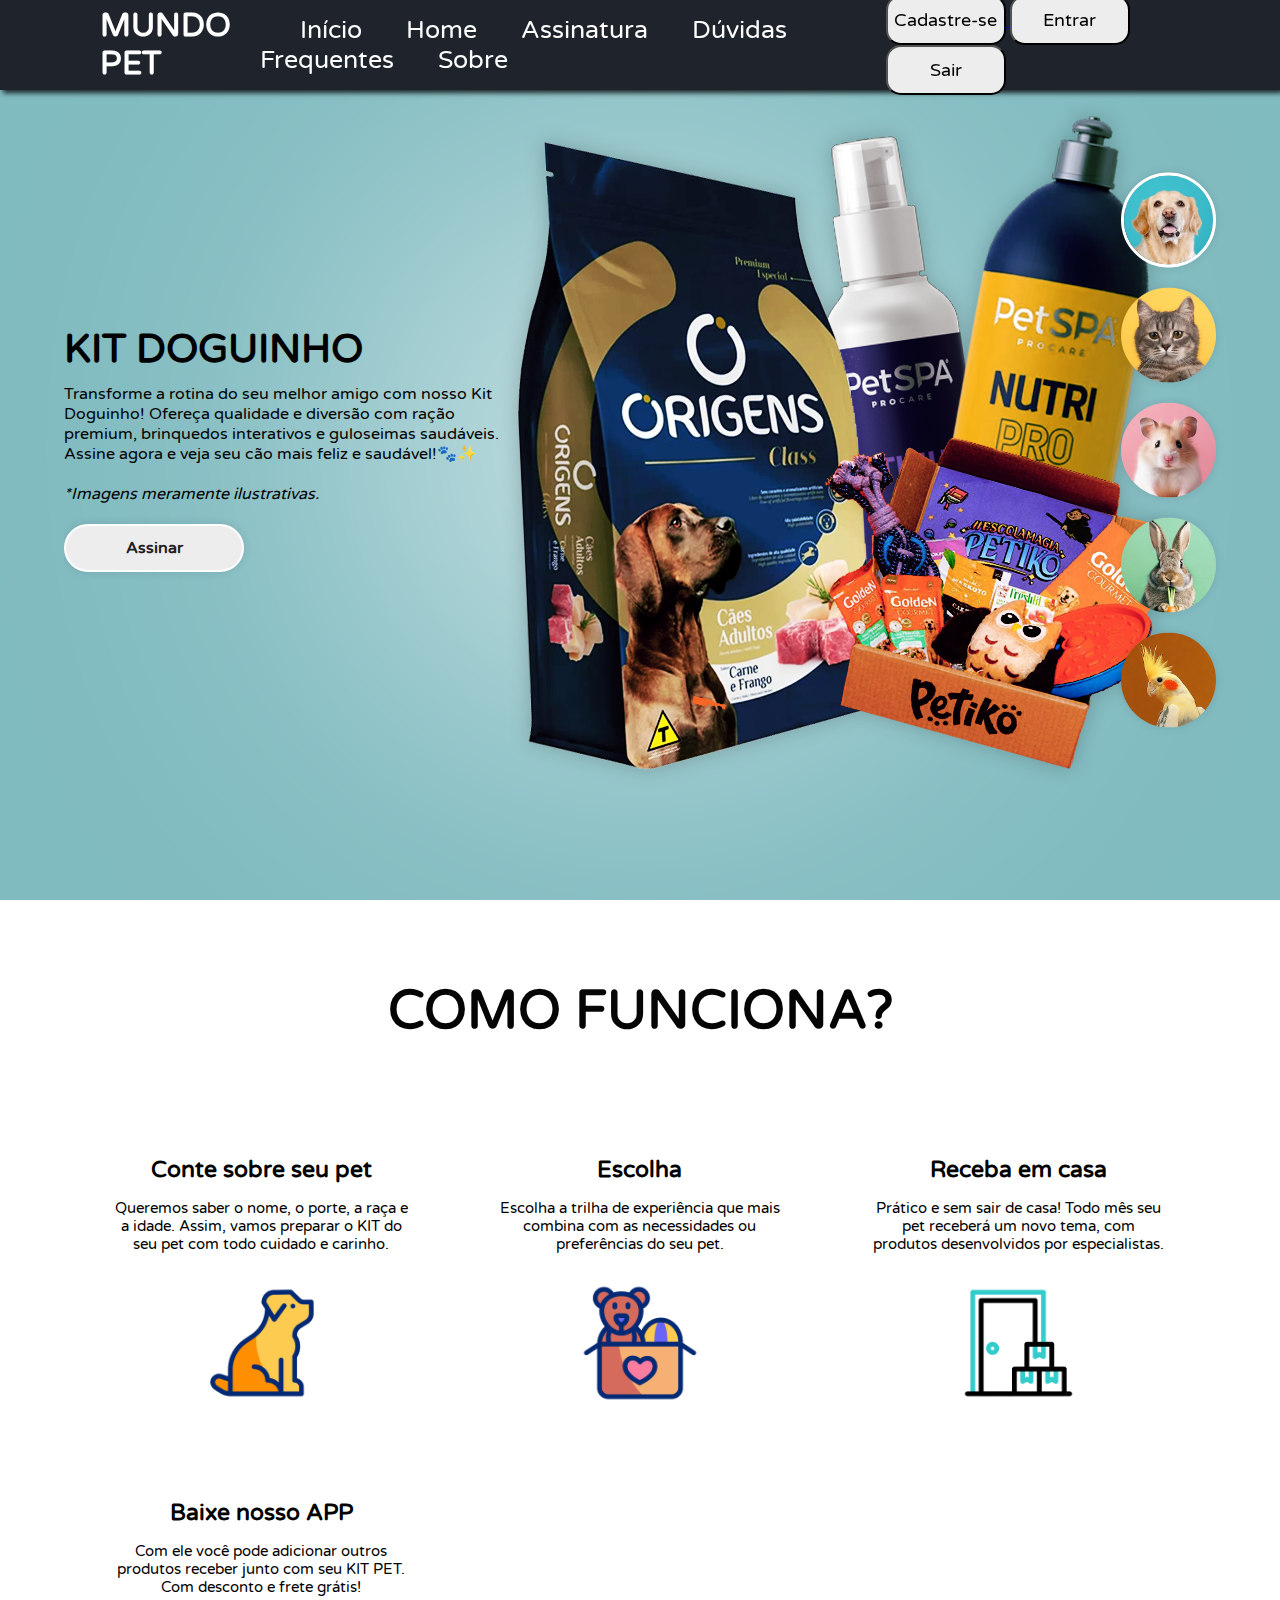
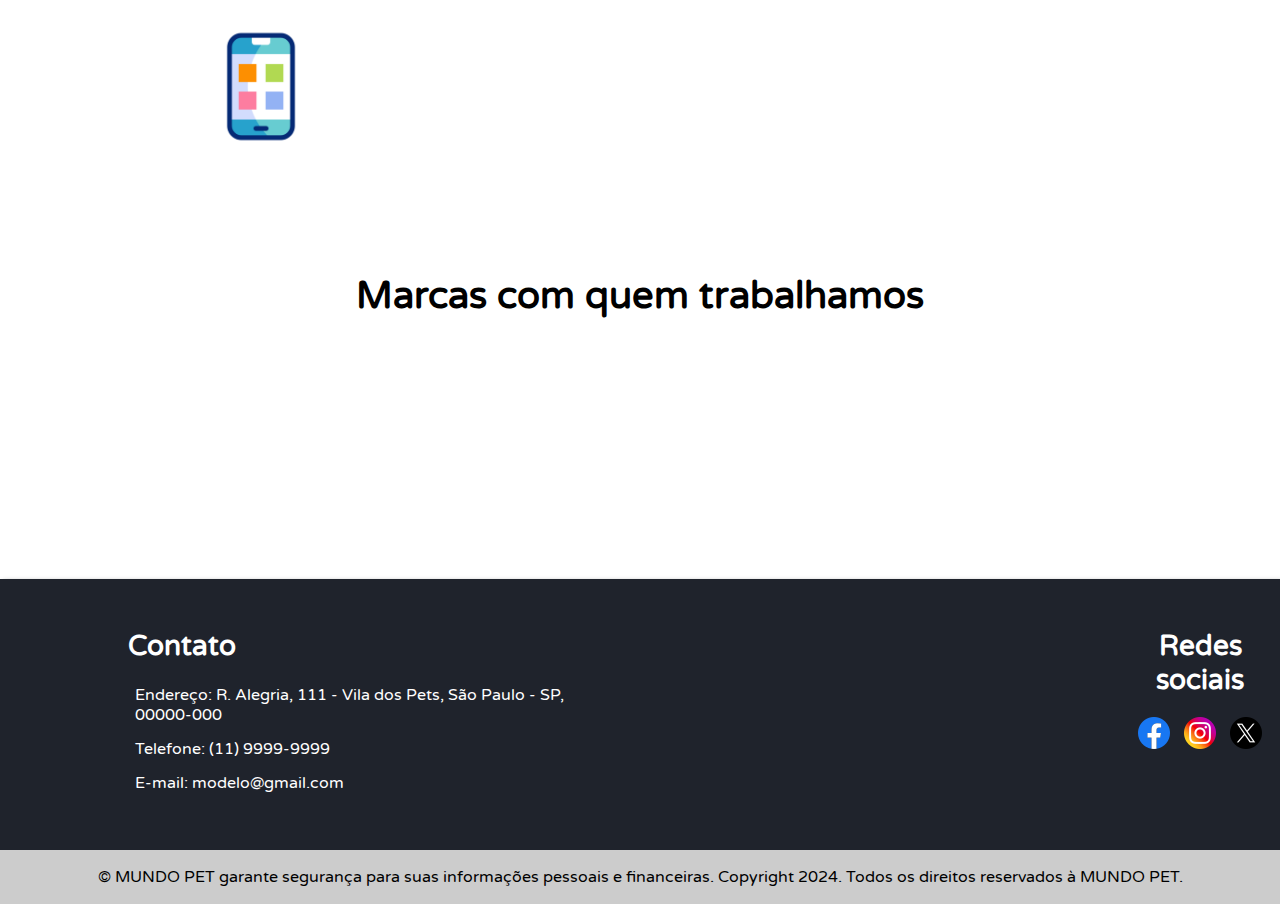
<file: DevWeb PET/index.html>
<!DOCTYPE html>
<html lang="pt-br">
    <head>
        <meta charset="UTF-8">
        <meta name="viewport" content="width=device-width, initial-scale=1.0">
        <link href="https://fonts.googleapis.com/css2?family=Varela+Round&display=swap" rel="stylesheet">
        <link rel="stylesheet" href="https://cdnjs.cloudflare.com/ajax/libs/font-awesome/4.7.0/css/font-awesome.min.css">
        <link rel="stylesheet" href="css/index.css"/>
        <link rel="icon" href="view/img/pawprint.png" type="image/x-icon">
        <title>MUNDO PET</title>
    </head>
    <body>
        <div class="header">
            <a href="#" class="logo">MUNDO PET</a>
            <nav class="navbar">
                <a href="index.html">Início</a>
                <a href="view/home.html">Home</a>
                <a href="view/assinatura.html">Assinatura</a>
                <a href="#">Dúvidas Frequentes</a>
                <a href="#">Sobre</a>
            </nav>
            <div class="botao">
                <a href="view/cadastro.html">
                    <button class="cadastrar">Cadastre-se</button>
                </a>
                <a href="view/login.html">
                    <button class="entrar">Entrar</button>
                </a>
                <a href="index.html">
                    <button class="entrar" onclick="logout()">Sair</button>
                </a>
            </div>
        </div>

        <div class="carrossel">
            <div class="descricao ativo">
                <div class="fundoicon"></div>
                <div class="info-box-descricao">
                    <div class="info-slider">
                        <div class="info-item" style="--i:0;">
                            <h2>KIT DOGUINHO</h2>
                            <p>
                                Transforme a rotina do seu melhor amigo com nosso Kit Doguinho! Ofereça qualidade e diversão com ração premium, 
                                brinquedos interativos e guloseimas saudáveis. Assine agora e veja seu cão mais feliz e saudável!🐾✨<br> <br><i>*Imagens meramente ilustrativas.</i></p>
                            <a href="#" class="link">Assinar</a>
                        </div>
                    </div>
                </div>
                <div class="img-box">
                    <div class="img-slider">
                        <div class="img-descricao" style="--i:0;">
                            <img src="view/img/teste1.png"></img>
                        </div>
                    </div>
                </div>
            </div>
                <div class="descricao">
                    <div class="fundoicon"></div>
                    <div class="info-box-descricao">
                        <div class="info-slider">
                            <div class="info-item" style="--i:1;">
                                <h2>KIT GATINHO</h2>
                                <p>Transforme a rotina do seu melhor amigo com nosso Kit Gatinho! Ofereça qualidade e diversão com ração premium, 
                                    brinquedos interativos e guloseimas saudáveis. Assine agora e veja seu gato mais feliz e saudável!🐱✨<br> <br><i>*Imagens meramente ilustrativas.</i></p>
                                    <a href="#" class="link">Assinar</a>
                            </div>
                        </div>
                    </div>
                    <div class="img-box">
                        <div class="img-slider">
                            <div class="img-descricao" style="--i:1;">
                                <img src="view/img/img2.png"></img>
                            </div>
                        </div>
                    </div>
                </div>
                <div class="descricao">
                    <div class="fundoicon"> </div>
                    <div class="info-box-descricao">
                        <div class="info-slider">
                            <div class="info-item" style="--i:2;">
                                <h2>KIT RATINHO</h2>
                                <p>Transforme a rotina do seu melhor amigo com nosso Kit Ratinho! Ofereça qualidade e diversão com ração premium, 
                                    brinquedos interativos e guloseimas saudáveis. Assine agora e veja seu hamster mais feliz e saudável!🐭✨<br> <br><i>*Imagens meramente ilustrativas.</i></p>
                                    <a href="#" class="link">Assinar</a>
                            </div>
                        </div>
                    </div>
                    <div class="img-box">
                        <div class="img-slider">
                            <div class="img-descricao" style="--i:2;">
                                <img src="view/img/img3.png"></img>
                            </div>
                        </div>
                    </div>
                </div>
                <div class="descricao">
                    <div class="fundoicon"></div>
                    <div class="info-box-descricao">
                        <div class="info-slider">
                            <div class="info-item" style="--i:3;">
                                <h2>KIT COELHINHO</h2>
                                <p>Transforme a rotina do seu melhor amigo com nosso Kit Coelhinho! Ofereça qualidade e diversão com ração premium, 
                                    brinquedos interativos e guloseimas saudáveis. Assine agora e veja seu coelho mais feliz e saudável!🐰✨<br> <br><i>*Imagens meramente ilustrativas.</i></p>
                                    <a href="#" class="link">Assinar</a>
                            </div>
                        </div>
                    </div>
                    <div class="img-box">
                        <div class="img-slider">
                            <div class="img-descricao" style="--i:3;">
                                <img src="view/img/img4.png"></img>
                            </div>
                        </div>
                    </div>
                </div>
                <div class="descricao">
                    <div class="fundoicon"></div>
                    <div class="info-box-descricao">
                        <div class="info-slider">
                            <div class="info-item" style="--i:4;">
                                <h2>KIT PASSARINHO</h2>
                                <p>Transforme a rotina do seu melhor amigo com nosso Kit Passarinho! Ofereça qualidade e diversão com ração premium, 
                                    brinquedos interativos e guloseimas saudáveis. Assine agora e veja seu pássaro mais feliz e saudável!🐦✨<br> <br><i>*Imagens meramente ilustrativas.</i></p>
                                    <a href="#" class="link">Assinar</a>
                            </div>
                        </div>
                    </div>
                    <div class="img-box">
                        <div class="img-slider">
                            <div class="img-descricao" style="--i:4;">
                                <img src="view/img/img5.png"></img>
                            </div>
                        </div>
                    </div>
                </div>
                <ul class="minifoto">
                    <li class="selecionado"><img src="view/img/thumb1.png"></li>
                    <li><img src="view/img/thumb2.png"></li>
                    <li><img src="view/img/thumb3.png"></li>
                    <li><img src="view/img/thumb4.png"></li>
                    <li><img src="view/img/thumb5.png"></li>
                </ul>
        </div>
        <script src="script/index.js"></script>
        <script src="script/logout.js"></script>

        <div class="titulo1">
            <div class = "gridtitulo"> 
                <h2>COMO FUNCIONA?</h2>
            </div>
            <div class="instrucao">
                <div class="slot">
                    <h2>Conte sobre seu pet</h2>
                    <p>Queremos saber o nome, o porte, a raça e a idade. 
                        Assim, vamos preparar o KIT do seu pet com todo cuidado e carinho.
                    </p>
                    <img src="view/img/golden.gif" alt="img1"/>
                </div>
                <div class="slot">
                    <h2>Escolha</h2>
                    <p>Escolha a trilha de experiência que mais combina com as necessidades ou preferências do seu pet.
                    </p>
                    <img src="view/img/toy.gif" alt="img1"/>
                </div>
                <div class="slot">
                    <h2>Receba em casa</h2>
                    <p>Prático e sem sair de casa! Todo mês seu pet receberá 
                        um novo tema, com produtos desenvolvidos por especialistas.
                    </p>
                    <img src="view/img/door.gif" alt="img1"/>
                </div>
                <div class="slot">
                    <h2>Baixe nosso APP</h2>
                    <p>Com ele você pode adicionar outros produtos receber junto com seu KIT PET. Com desconto e frete grátis!
                    </p> 
                    <img src="view/img/apps.gif" alt="img1"/>
                </div>
            </div>
        </div>

        <div class="titulo">
                <div class = "marcatitulo">
                    <h2>Marcas com quem trabalhamos</h2>
                </div>
                <div class="marcas">
                    <div class="parceria item1">
                        <img src="view/img/granplus.jpg">
                    </div>
                    <div class="parceria item2">
                        <img src="view/img/nutropica.png">
                    </div>
                    <div class="parceria item3">
                        <img src="view/img/origens.png">
                    </div>
                    <div class="parceria item4">
                        <img src="view/img/day.jpg">
                    </div>
                    <div class="parceria item5">
                        <img src="view/img/dogchow.png">
                    </div>
                    <div class="parceria item6">
                        <img src="view/img/catchow.jpg">
                    </div>
                    <div class="parceria item7">
                        <img src="view/img/pet.jpg">
                    </div>
                    <div class="parceria item8">
                        <img src="view/img/petsq.jpg">
                    </div>
                </div>
            </div>
        </div>

        <footer>
            <div class="final-pag">
                <div class="esquerda">
                    <div class = "footer-pag">
                        <h3>Contato</h3>
                        <p>Endereço:  R. Alegria, 111 - Vila dos Pets, São Paulo - SP, 00000-000</p>
                        <p>Telefone: (11) 9999-9999</p>
                        <p>E-mail: modelo@gmail.com</p>
                    </div>
                </div>
                <div class="direita">
                    <div class = "footer-pag">
                        <h3>Redes sociais</h3>
                        <ul class="social-icons">
                            <li><a href="#"><img src="view/img/facebook.png"></a></li>
                            <li><a href="#"><img src="view/img/instagram.png"></a></li>
                            <li><a href="#"><img src="view/img/twitter.png"></a></li>
                        </ul>
                    </div>
                </div>
            </div>
            <div class="bottom-bar">
                <p>&copy; MUNDO PET garante segurança para suas informações pessoais e financeiras.

                    Copyright 2024. Todos os direitos reservados à MUNDO PET.</p>
            </div>
        </footer>
    </body>
</html>
</file>
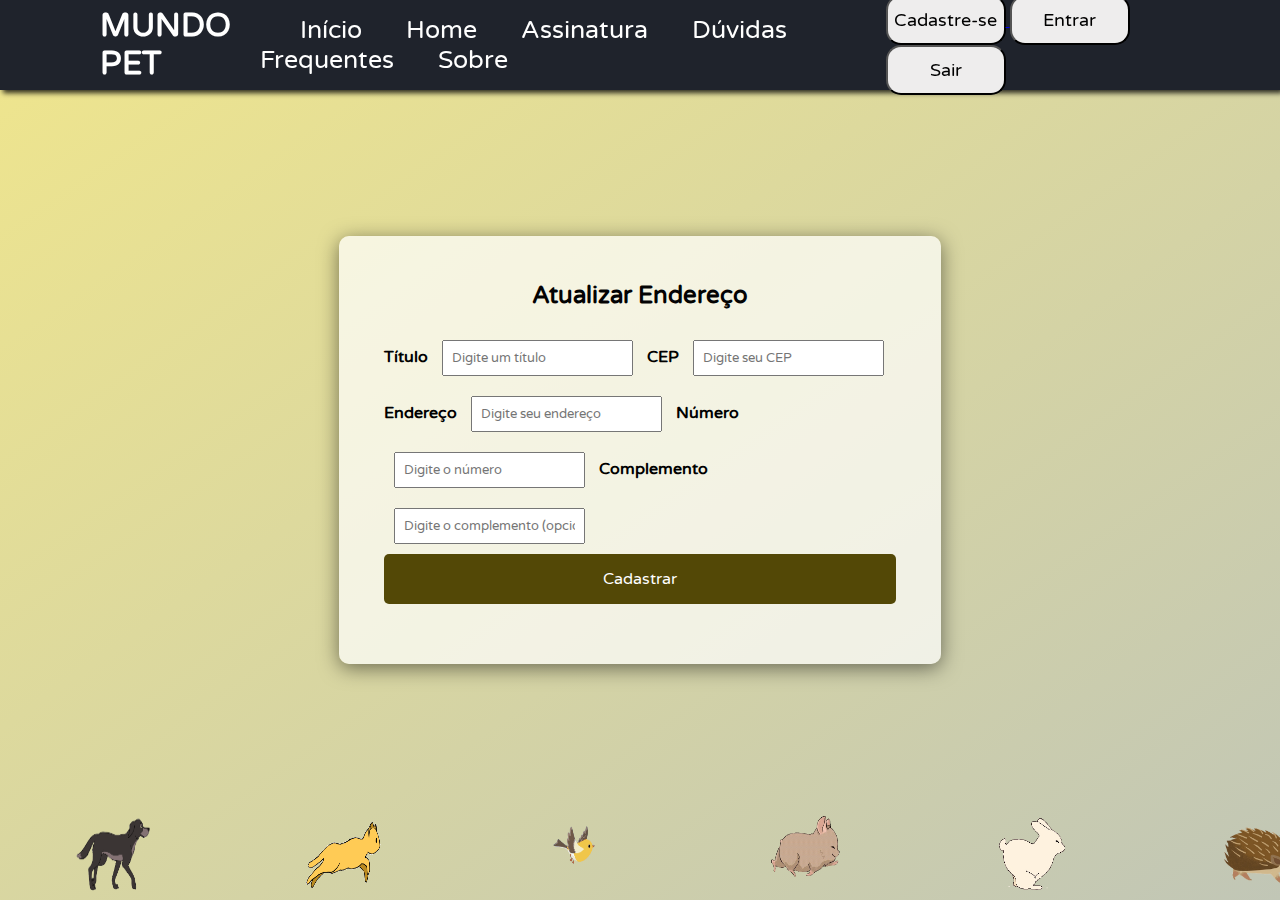
<file: DevWeb PET/view/atualizarendereco.html>
<html lang="pt-br">
<head>
    <meta charset="UTF-8">
    <meta name="viewport" content="width=device-width, initial-scale=1.0">
    <title>Cadastrar Endereço</title>
    <link rel="icon" href="img/pawprint.png" type="image/x-icon">
    <link rel="stylesheet" type="text/css" href="../css/endereco.css" media="screen" />
    <link rel="stylesheet" type="text/css" href="../css/index.css" media="screen" />
    <link href="https://fonts.googleapis.com/css2?family=Varela+Round&display=swap" rel="stylesheet">
    <link rel="stylesheet" href="https://cdnjs.cloudflare.com/ajax/libs/font-awesome/4.7.0/css/font-awesome.min.css">
    <script src="../script/atualizarendereco.js"></script>
    <script src="../script/logout.js"></script>
</head>
<body>
    <div class="header">
        <a href="#" class="logo">MUNDO PET</a>
        <nav class="navbar">
            <a href="../index.html">Início</a>
            <a href="home.html">Home</a>
            <a href="assinatura.html">Assinatura</a>
            <a href="#">Dúvidas Frequentes</a>
            <a href="#">Sobre</a>
        </nav>
        <div class="botao">
            <a href="cadastro.html">
                <button class="cadastrar">Cadastre-se</button>
            </a>
            <a href="login.html">
                <button class="entrar">Entrar</button>
            </a>
            <a href="../index.html">
                <button class="entrar" onclick="logout()">Sair</button>
            </a>
        </div>
    </div>
    <div class="container">
        <h2>Atualizar Endereço</h2>
        <form>
            <label for="title">Título</label>
            <input type="text" id="title" name="title" placeholder="Digite um título">

            <label for="cep">CEP</label>
            <input type="text" id="cep" name="cep" placeholder="Digite seu CEP">

            <label for="address">Endereço</label>
            <input type="text" id="address" name="address" placeholder="Digite seu endereço">

            <label for="number">Número</label>
            <input type="text" id="number" name="number" placeholder="Digite o número">

            <label for="complement">Complemento</label>
            <input type="text" id="complement" name="complement" placeholder="Digite o complemento (opcional)">
            <div>
                <input type="button" value="Cadastrar" onclick="atualizaEndereco()">
            </div>
            
        </form>
    </div>  
    <div class="walking-animals">
        <div class="animal-container animal-container-1">
            <img src="img/dogwalkinggif.gif" alt="Cachorro" class="animal">
        </div>
        <div class="animal-container animal-container-2">
            <img src="img/catwalkinggif.gif" alt="Gato" class="animal">
        </div>
        <div class="animal-container animal-container-3">
            <img src="img/birdwalkinggif.gif" alt="Pássaro" class="animal">
        </div>
        <div class="animal-container animal-container-4">
            <img src="img/hamsterwalkinggif.gif" alt="Hamster" class="animal">
        </div>
        <div class="animal-container animal-container-5">
            <img src="img/coelhowalkinggif.gif" alt="Coelho" class="animal">
        </div>
        <div class="animal-container animal-container-6">
            <img src="img/hedgehogwalkingigf.gif" alt="Hedgehog" class="animal">
        </div>
    </div>
    
</body>
</html>
</file>
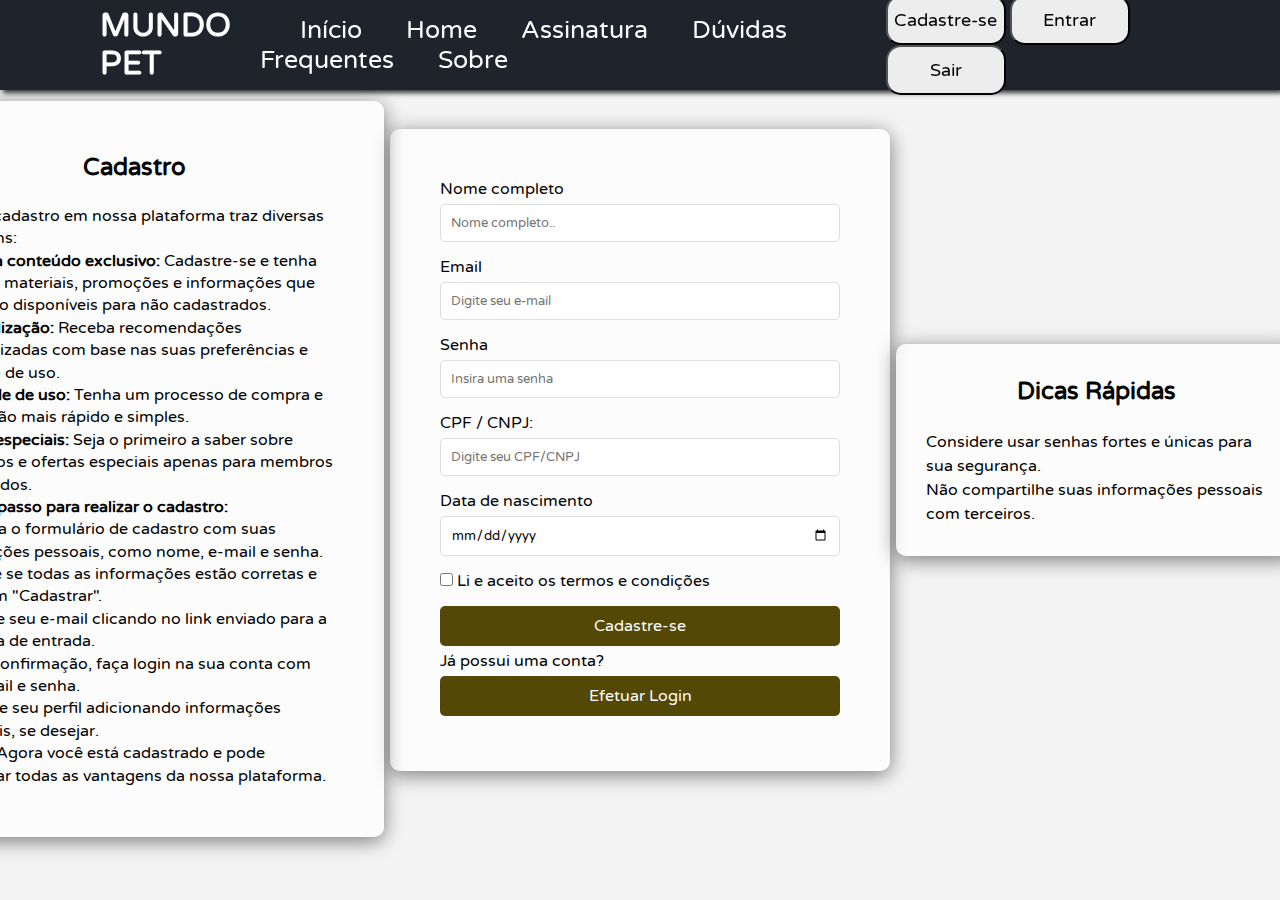
<file: DevWeb PET/view/cadastro.html>
<!DOCTYPE html>
<html lang="pt-br">
    <head>
        <meta charset="UTF-8">
        <meta name="viewport" content="width=device-width, initial-scale=1.0">
        <title>Cadastro</title>
        <link rel="icon" href="img/pawprint.png" type="image/x-icon">   
        <link rel="stylesheet" type="text/css" href="../css/index.css" media="screen" />
        <link rel="stylesheet" type="text/css" href="../css/cadastro.css" media="screen" />
        <script src="../script/cadastro.js"></script>
        <script src="../script/logout.js"></script>
        <link href="https://fonts.googleapis.com/css2?family=Varela+Round&display=swap" rel="stylesheet">
        <link rel="stylesheet" href="https://cdnjs.cloudflare.com/ajax/libs/font-awesome/4.7.0/css/font-awesome.min.css">
    </head>
    <body>     
        <section>
            <div class="background-section">
                <video id="background-video" autoplay loop muted>
                    <source id="video-source" src="" type="video/mp4">
                </video>
            </div>
        </section>
        <div class="header">
            <a href="#" class="logo">MUNDO PET</a>
            <nav class="navbar">
                <a href="../index.html">Início</a>
                <a href="home.html">Home</a>
                <a href="assinatura.html">Assinatura</a>
                <a href="#">Dúvidas Frequentes</a>
                <a href="#">Sobre</a>
            </nav>
            <div class="botao">
                <a href="cadastro.html">
                    <button class="cadastrar">Cadastre-se</button>
                </a>
                <a href="login.html">
                    <button class="entrar">Entrar</button>
                </a>
                <a href="../index.html">
                    <button class="entrar" onclick="logout()">Sair</button>
                </a>
            </div>
        </div>
        <div class="container">
            <form>
                <label for="name">Nome completo</label>
                <input type="text" id="name" name="name" placeholder="Nome completo..">

                <label for="email">Email</label>
                <input type="email" id="email" name="email" placeholder="Digite seu e-mail">

                <label for="password">Senha</label>
                <input type="password" id="password" name="password" placeholder="Insira uma senha">

                <label for="cpf_cnpj">CPF / CNPJ:</label>
                <input type="text" id="cpf_cnpj" name="cpf_cnpj" placeholder="Digite seu CPF/CNPJ"/>
                
                <label for="birthday">Data de nascimento</label>
                <input type="date" id="birthday" name="birthday" placeholder="Data de nascimento">

                <div>
                    <input type="checkbox" id="terms" name="terms"/>
                    <label for="terms">Li e aceito os termos e condições</label>
                </div>

                <input type="button" value="Cadastre-se" onclick="cadastroUsuario()">
                <div class="forgot-pass">Já possui uma conta?</div>
                <input type="button" value="Efetuar Login" onclick="window.location.href='login.html'">  
            </form>
        </div>
        <div class="text-info">
            <h2>Cadastro</h2>
            <p>Fazer o cadastro em nossa plataforma traz diversas vantagens:</p>
            <ul>
                <li><strong>Acesso a conteúdo exclusivo:</strong> Cadastre-se e tenha acesso a materiais, promoções e informações que não estão disponíveis para não cadastrados.</li>
                <li><strong>Personalização:</strong> Receba recomendações personalizadas com base nas suas preferências e histórico de uso.</li>
                <li><strong>Facilidade de uso:</strong> Tenha um processo de compra e navegação mais rápido e simples.</li>
                <li><strong>Ofertas especiais:</strong> Seja o primeiro a saber sobre descontos e ofertas especiais apenas para membros cadastrados.</li>
            </ul>
            <p><strong>Passo a passo para realizar o cadastro:</strong></p>
            <ol>
                <li>Preencha o formulário de cadastro com suas informações pessoais, como nome, e-mail e senha.</li>
                <li>Verifique se todas as informações estão corretas e clique em "Cadastrar".</li>
                <li>Confirme seu e-mail clicando no link enviado para a sua caixa de entrada.</li>
                <li>Após a confirmação, faça login na sua conta com seu e-mail e senha.</li>
                <li>Complete seu perfil adicionando informações adicionais, se desejar.</li>
            </ol>
            <p>Pronto! Agora você está cadastrado e pode aproveitar todas as vantagens da nossa plataforma.</p>
        </div>
        <div class="text-info2">
            <h2>Dicas Rápidas</h2>
            <p>Considere usar senhas fortes e únicas para sua segurança.</p>
            <p>Não compartilhe suas informações pessoais com terceiros.</p>
        </div>     
    </body>
</html>
</file>
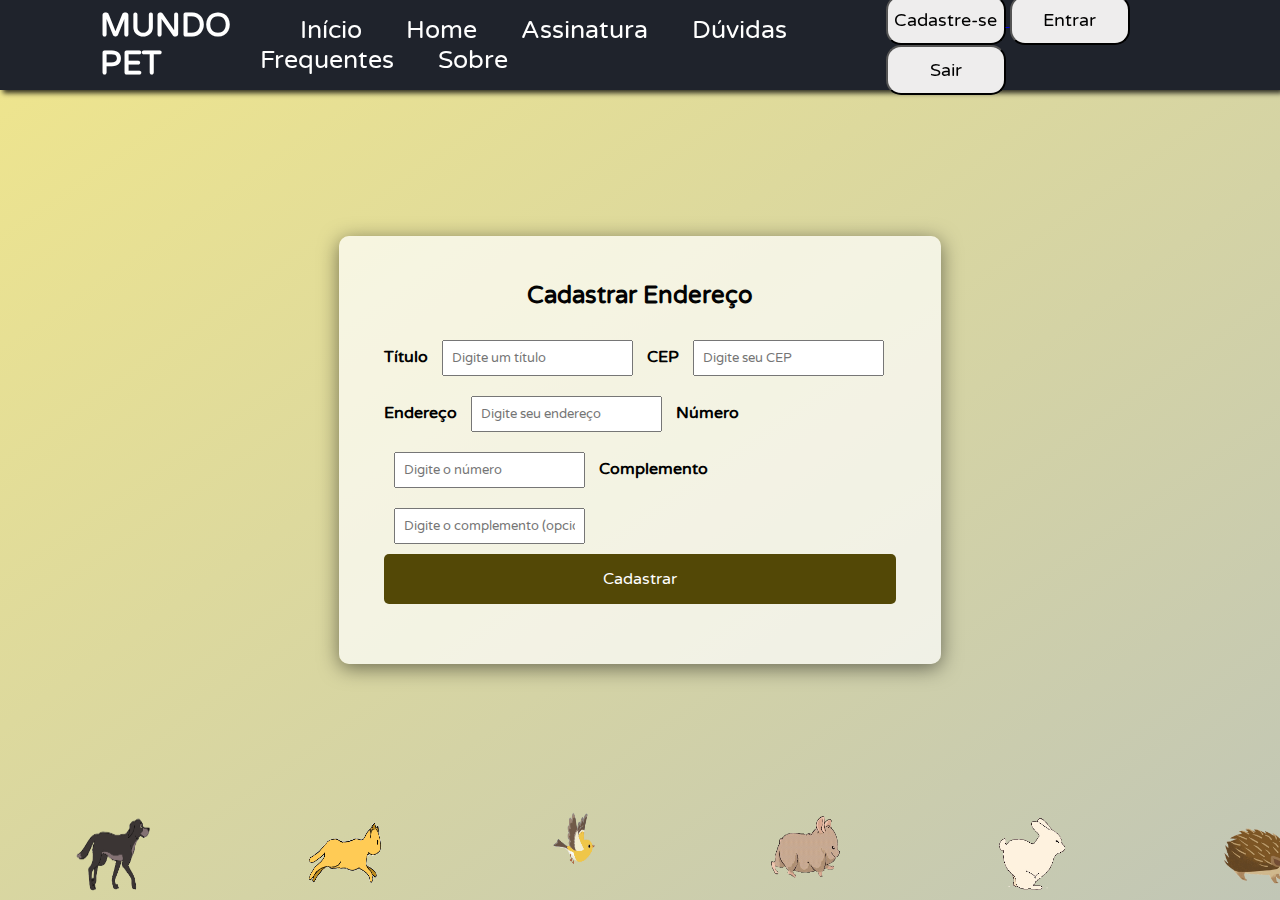
<file: DevWeb PET/view/endereco.html>
<html lang="pt-br">
<head>
    <meta charset="UTF-8">
    <meta name="viewport" content="width=device-width, initial-scale=1.0">
    <title>Cadastrar Endereço</title>
    <link rel="icon" href="img/pawprint.png" type="image/x-icon">
    <link rel="stylesheet" type="text/css" href="../css/endereco.css" media="screen" />
    <link rel="stylesheet" type="text/css" href="../css/index.css" media="screen" />
    <link href="https://fonts.googleapis.com/css2?family=Varela+Round&display=swap" rel="stylesheet">
    <link rel="stylesheet" href="https://cdnjs.cloudflare.com/ajax/libs/font-awesome/4.7.0/css/font-awesome.min.css">
    <script src="../script/endereco.js"></script>
    <script src="../script/logout.js"></script>
</head>
<body>
    <div class="header">
        <a href="#" class="logo">MUNDO PET</a>
        <nav class="navbar">
            <a href="../index.html">Início</a>
            <a href="home.html">Home</a>
            <a href="assinatura.html">Assinatura</a>
            <a href="#">Dúvidas Frequentes</a>
            <a href="#">Sobre</a>
        </nav>
        <div class="botao">
            <a href="cadastro.html">
                <button class="cadastrar">Cadastre-se</button>
            </a>
            <a href="login.html">
                <button class="entrar">Entrar</button>
            </a>
            <a href="../index.html">
                <button class="entrar" onclick="logout()">Sair</button>
            </a>
        </div>
    </div>
    <div class="container">
        <h2>Cadastrar Endereço</h2>
        <form>
            <label for="title">Título</label>
            <input type="text" id="title" name="title" placeholder="Digite um título">

            <label for="cep">CEP</label>
            <input type="text" id="cep" name="cep" placeholder="Digite seu CEP">

            <label for="address">Endereço</label>
            <input type="text" id="address" name="address" placeholder="Digite seu endereço">

            <label for="number">Número</label>
            <input type="text" id="number" name="number" placeholder="Digite o número">

            <label for="complement">Complemento</label>
            <input type="text" id="complement" name="complement" placeholder="Digite o complemento (opcional)">
            <div>
                <input type="button" value="Cadastrar" onclick="cadastroEndereco()">
            </div>
            
        </form>
    </div>  
    <div class="walking-animals">
        <div class="animal-container animal-container-1">
            <img src="img/dogwalkinggif.gif" alt="Cachorro" class="animal">
        </div>
        <div class="animal-container animal-container-2">
            <img src="img/catwalkinggif.gif" alt="Gato" class="animal">
        </div>
        <div class="animal-container animal-container-3">
            <img src="img/birdwalkinggif.gif" alt="Pássaro" class="animal">
        </div>
        <div class="animal-container animal-container-4">
            <img src="img/hamsterwalkinggif.gif" alt="Hamster" class="animal">
        </div>
        <div class="animal-container animal-container-5">
            <img src="img/coelhowalkinggif.gif" alt="Coelho" class="animal">
        </div>
        <div class="animal-container animal-container-6">
            <img src="img/hedgehogwalkingigf.gif" alt="Hedgehog" class="animal">
        </div>
    </div>
    
</body>
</html>
</file>
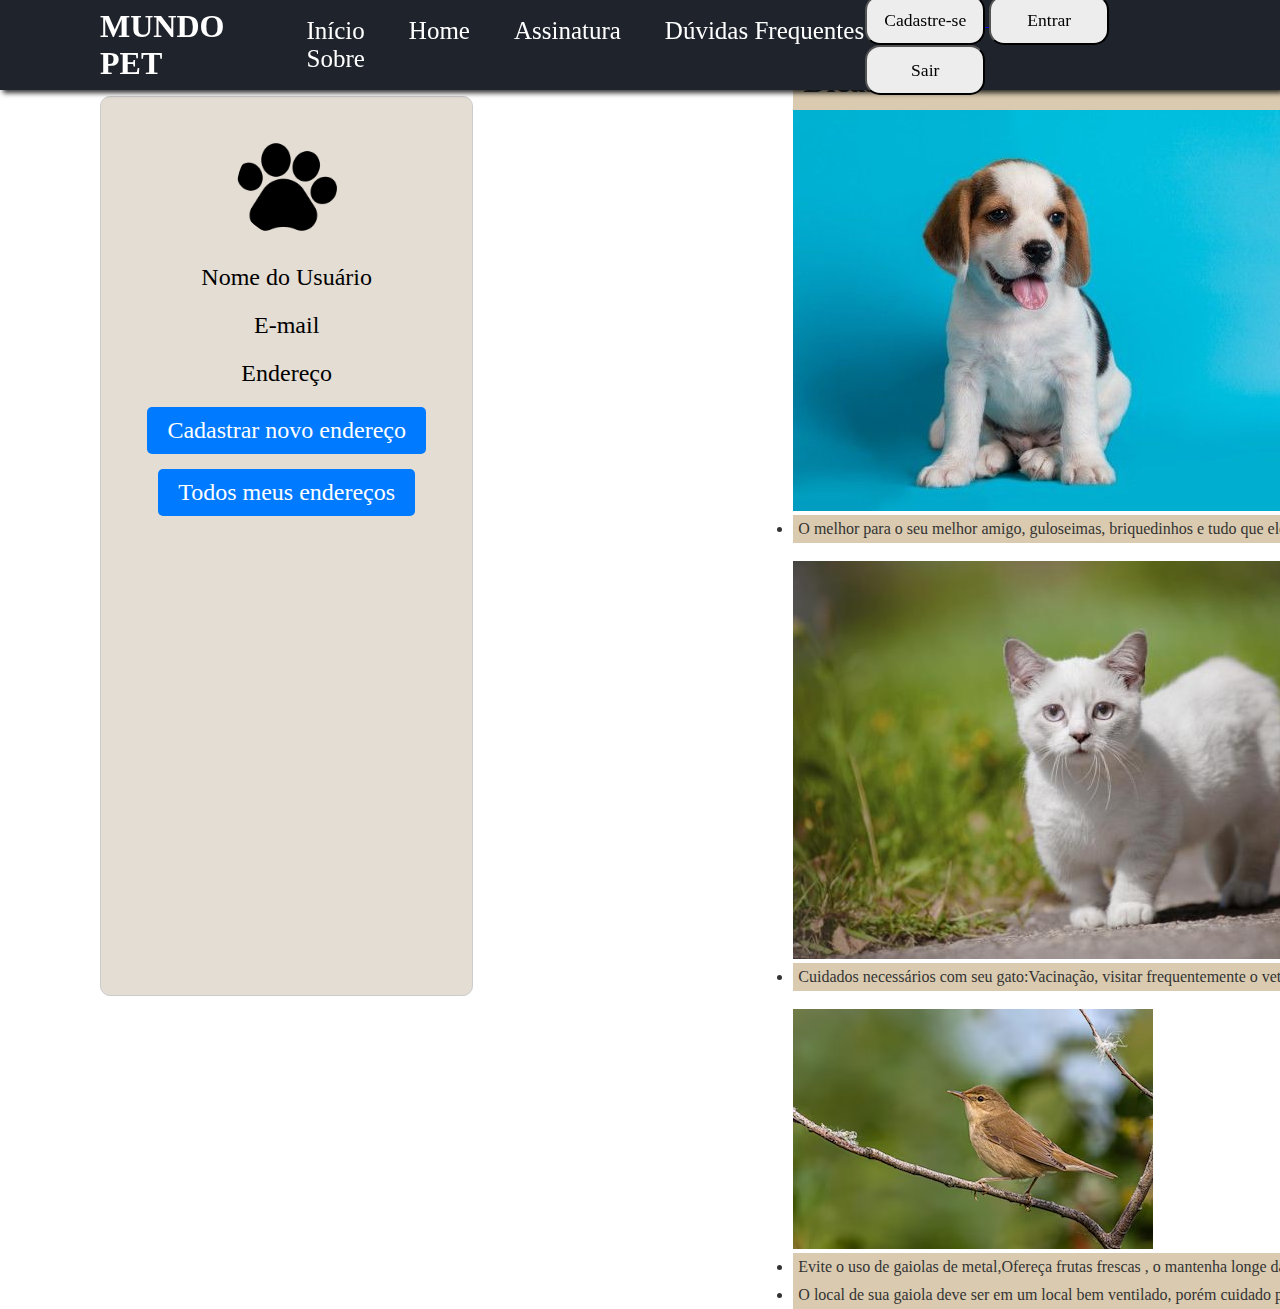
<file: DevWeb PET/view/home.html>
<!DOCTYPE html>
<html lang="pt-br">
<head>
    <meta charset="UTF-8">
    <meta name="viewport" content="width=device-width, initial-scale=1.0">
    <link rel="preconnect" href="https://fonts.googleapis.com"/>
    <link rel="preconnect" href="https://fonts.gstatic.com" crossorigin/>
    <link href="https://fonts.googleapis.com/css2?family=Sora:wght@300;400;500;600&display=swap" rel="stylesheet"/>
    <link rel="stylesheet" href="https://cdnjs.cloudflare.com/ajax/libs/font-awesome/6.0.0-beta3/css/all.min.css" integrity="sha512-Fo3rlrZj/k7ujTnHg4CGR2D7kSs0v4LLanw2qksYuRlEzO+tcaEPQogQ0KaoGN26/zrn20ImR1DfuLWnOo7aBA==" crossorigin="anonymous" referrerpolicy="no-referrer"/>
    <link rel="stylesheet" type="text/css" href="../css/index.css" media="screen" />
    <link rel="stylesheet" href="../css/home.css"/>
    <link href="https://fonts.googleapis.com/css2?family=Roboto:wght@400;500;700&display=swap" rel="stylesheet">
    <script src="../script/home.js"></script>
    <script src="../script/logout.js"></script>
    <title>PETS</title>
    <link rel="icon" href="img/pawprint.png" type="image/x-icon">
</head>
<body>
    <div class="header">
        <a href="#" class="logo">MUNDO PET</a>
        <nav class="navbar">
            <a href="../index.html">Início</a>
            <a href="home.html">Home</a>
            <a href="assinatura.html">Assinatura</a>
            <a href="#">Dúvidas Frequentes</a>
            <a href="#">Sobre</a>
        </nav>
        <div class="botao">
            <a href="cadastro.html">
                <button class="cadastrar">Cadastre-se</button>
            </a>
            <a href="login.html">
                <button class="entrar">Entrar</button>
            </a>
            <a href="../index.html">
                <button class="entrar" onclick="logout()">Sair</button>
            </a>
        </div>
    </div>
    <div class="container">
        <div class="Profile-Card">
            <img src="img/pawprint.png" class="imagem">
            <p id="nameUser">Nome do Usuário</p>
            <p id="nameEmail">E-mail</p>
            <p id="endereçoUser">Endereço</p>
            <input type="button" value="Cadastrar novo endereço" onclick="window.location.href='endereco.html'" class="button"> 
            <input type="button" value="Todos meus endereços" onclick="window.location.href='listaendereco.html'" class="button"> 
        </div>
        <div class="Obras">
            <ul><h1>Dicas:</h1>
                <img src="img/Filhote.jpg" alt="dog"><br>
                 <li>O melhor para o seu melhor amigo, guloseimas, briquedinhos e tudo que eles mais gostam.</li><br>
                 <img src="img/gatinho_home.jpg" alt ='cat'>
                <li>Cuidados necessários com seu gato:Vacinação, visitar frequentemente o veterinário, cuidar da pelagem escovando-a, cuidados para não o alimentar demais</li><br>
                <img src="img/birdhome.avif" alt="bird_home">
                <li>Evite o uso de gaiolas de metal,Ofereça frutas frescas , o mantenha longe da exposição ao sol, com sombra adequada</li>
                <li>O local de sua gaiola deve ser em um local bem ventilado, porém cuidado para não haver correntes diárias de ar sobre ele, pois isso é nocivo a sua saúde</li>
            </ul>
        </div>
    </div>
</body>

</html>
</file>
<file: DevWeb PET/css/index.css>
*,
*::before,
*::after{
    margin: 0;
    padding: 0;
    box-sizing: border-box;
    font-family: Varela Round;
}

body{
    margin-inline: auto;
}

.header{      
    position: fixed;
    top: 0;
    left: 0;
    width: 100%;
    height: 10%;
    padding: 10px 100px;
    background: #1f232c;
    display: flex;
    justify-content: space-between;
    align-items: center;
    z-index: 100;
    box-shadow: 3px 3px 5px rgb(0, 0, 0, 0.8);

}

.logo{      
    font-size: 32px;
    color: #fff;
    text-decoration: none;
    font-weight: 700;
}

.navbar a{      
    position: relative;
    font-size: 25px;
    color: #fff;
    font-weight: 500;
    text-decoration: none;
    margin-left: 40px;
}

.navbar a::before{     
    content: "";
    position: absolute;
    top: 100%;
    left: 0;
    width: 0;
    height: 2px;
    background: #cfe1eb;
    transition: 0.3s;
}



.navbar a:hover::before{    
    width: 100%;

}

.header .botao button{
    width: 120px;
    height: 50px;
    background-color: transparent;
    border-radius: 15px;
}

.header .botao .cadastrar{
    background-color: #eeeded;
    color: #000000;
    font-size: 110%;
    cursor: pointer;
}

.header .botao .cadastrar:hover{
    background-color: #534806;
    color: #ffffff;
    font-size: 110%;
    cursor: pointer;
}

.header .botao .entrar{
    background-color: #eeeded;
    color:#000000;
    font-size: 110%;
    cursor: pointer;
}

.header .botao .entrar:hover{
    background-color: #534806;
    color:#ffffff;
    font-size: 110%;
    cursor: pointer;
}


.carrossel{      
    height: 100vh;
}

.descricao .info-box-descricao{    
    position: absolute;
    left: 5%; 
    top: 50%;
    transform: translateY(-50%); 
    width: 450px;
    height: 280px;
    display: flex;
    align-items: center;
    z-index: 1;
    overflow: hidden;  
}

.descricao.ativo .info-box-descricao{
    z-index: 2;
}

.info-box-descricao .info-slider{    
    height: inherit;
    transition: 0.5s ease;
}

.info-slider .info-item{            
    height: inherit;
    display: flex;
    flex-direction: column;
    justify-content: center;
    color: rgb(0, 0, 0);
    transform: translateY(calc(var(--i) * 100%));
}

.info-item h2{      
    font-size: 40px;
    line-height: 1;     
}

.info-item p{      
    font-size: 16px;
    margin: 15px 0 20px;   
}

.info-item .link{
    display: inline-flex;
    justify-content: center;
    align-items: center;
    width: 180px;
    height: 48px;
    background: #eeeded;
    border: 2px solid #fff;      
    border-radius: 40px; 
    box-shadow: 0 0 10px rgb(0, 0, 0, 0.1); 
    font-size: 16px;
    color: #241e1e;    
    text-decoration: none;
    font-weight: 600;
}

/* IMG */
.descricao .img-box{
    position: absolute;
    left: 35%;
    top: 50%;
    transform: translateY(-50%);
    width: 800px;
    height: 700px;
    display: flex;
    align-items: center;
    overflow: hidden;
}

.img-box .img-slider{
    width: inherit;
    height: inherit;
    transition: 0.5s ease;
}

.img-slider .img-descricao{
    width: inherit;
    height: inherit;
    display: flex;
    justify-content: center;
    align-items: center;
    transform: translateX(calc(var(--i) * 100%));
}

.img-descricao img{
    pointer-events: none;
    filter: drop-shadow(0 0 10px rgba(0, 0, 0, 0.2));
    transform: scale(0);
    transition: 0.5s ease;
}

.descricao.ativo .img-descricao img{
    transform: scale(1);
}

.minifoto{      
    position: absolute;
    right: 5%;
    top: 50%;
    transform: translateY(-50%);
    list-style: none;
}

.minifoto li{
    width: 95px;
    height: 95px;
    border-radius: 50%;
    box-shadow: 0 0 10px rgba(0, 0, 0, 0.1);  
    cursor: pointer; 
    margin: 20px 0; 
    overflow: hidden;  
}

.minifoto li.selecionado{
    border: 3px solid #fff;
}

.minifoto li img{       
    width: 100%;
    height: 100%;
    object-fit: cover;
}

.descricao .fundoicon{
    position: absolute;
    top: 0;
    left: 0;
    width: 100%;
    height: 100%;
    opacity: 0;
    transition: 0.2s;
}

.descricao.ativo .fundoicon{
    opacity: 1;
}

.descricao .fundoicon::before{
    content: '';
    position: absolute;
    left: 50%;
    top: 50%;
    transform: translate(-50%, -50%);
    width: 500px;
    height: 500px;
    background: rgba(255, 255, 255, 0.8);
    border-radius: 50%;
    filter: blur(200px);
}

.descricao:nth-child(1) .fundoicon{
    background: #80bbc0; 
}

.descricao:nth-child(2) .fundoicon{
    background: #fde18e;
}

.descricao:nth-child(3) .fundoicon{
    background: #dfc8dc;
}

.descricao:nth-child(4) .fundoicon{
    background: #97d4a9;
}

.descricao:nth-child(5) .fundoicon{
    background: rgb(197, 155, 92);
}



.titulo1{
    padding: 5rem;
    text-align: center;
    font-size: 15px;
}

.titulo1 .gridtitulo {
    font-size: 35px;
    border-radius: 6px;
}

.slot img{
    max-width: 50%;
    display: block;

}

.instrucao{
    display: grid;
    grid-template-columns: repeat(auto-fit, minmax(350px, 1fr));
    gap: 1rem;
    margin-top: 5rem;
}

.slot{
    border: 1px solid transparent;
    border-radius: 6px;
    padding: 2rem;
    text-align: center;
    display: grid;
    grid-template-rows: subgrid;
    grid-row: span 3;    
}

.slot img {
    display: block;
    margin-left: auto;
    margin-right: auto;
}


.titulo{
    text-align: center;
    padding-bottom: 5rem;
}

.marcatitulo {
    font-size: 25px;
}

.marcas{
    margin-inline: auto;
    position: relative;
    height: 100px;
    margin-top: 5rem;
    overflow: hidden;
    mask-image: linear-gradient(
        to right,
        rgba(0,0,0,0),
        rgba(0,0,0,1) 20%,
        rgba(0,0,0,1) 80%,
        rgba(0,0,0,0)
        );
}

.marcas img {
    max-height: 100%;
    max-width: 100%;

    margin-top: 5%;
}

@keyframes animacaodireita{
    to {
        left: -200px;
    }
}


.parceria{
    width: 200px;
    height: 100px;
    background-color: #fbfffc;
    border-radius: 6px;
    position: absolute;
    left: max(calc(200px * 8), 100%);
    animation-name: animacaodireita;
    animation-duration: 30s;
    animation-timing-function: linear;
    animation-iteration-count: infinite;
}

.item1{
    animation-delay: calc(30s / 8 * (8 - 1) * -1);
}

.item2{
    animation-delay: calc(30s / 8 * (8 - 2) * -1);
}

.item3{
    animation-delay: calc(30s / 8 * (8 - 3) * -1);
}

.item4{
    animation-delay: calc(30s / 8 * (8 - 4) * -1);
}

.item5{
    animation-delay: calc(30s / 8 * (8 - 5) * -1);
}

.item6{
    animation-delay: calc(30s / 8 * (8 - 6) * -1);
}

.item7{
    animation-delay: calc(30s / 8 * (8 - 7) * -1);
}

.item8{
    animation-delay: calc(30s / 8 * (8 - 8) * -1);
}


footer{
    background:#1f232c;
    box-shadow: 3px 3px 5px rgb(0, 0, 0, 0.8);
    padding-top: 50px;
}

.final-pag{
    width: 100%;
    display: flex;
}

.final-pag h3{
    font-size: 28px;
    margin-bottom: 15px;
    color: #fff;
}

.final-pag p{
    padding: 7px;
    color: #fff;
}

.final-pag .esquerda {
    text-align: left;
    margin-left: 10%;
}

.final-pag .direita {
    text-align: center;
    align-content: right;
    margin-left: 40%;
}


.social-icons li{
    display: inline-block;
    text-align: center;
    padding: 5px;
}

.bottom-bar{
    background: #cccccc;
    text-align: center;
    padding: 10px 0;
    margin-top: 50px;
}

.bottom-bar p{
    color: #000000;
    margin: 0;
    font-size: 16px;
    padding: 7px;
}
</file>
<file: DevWeb PET/css/endereco.css>
body {
    font-family: Arial, sans-serif;
    display: flex;
    justify-content: center;
    align-items: center;
    height: 100vh;
    margin: 0;
    background: linear-gradient(to bottom right, #F0E68C, #C1C6B6);
    position: relative;
}

.container {
    background-color: rgba(255, 255, 255, 0.7);
    border-radius: 10px;
    box-shadow: 0 4px 20px rgba(0, 0, 0, 0.5);
    padding: 5vh;
    width: 47%;
    box-sizing: border-box;
    position: relative;
}

h2 {
    text-align: center;
    color: #030303;
    margin-bottom: 20px;
}

.form-grid div {
    display: flex;
    align-items: center;
    width: 100%;
    margin-bottom: 15px;
}

.form-grid div {
    display: flex;
    align-items: center;
    width: 100%; 
    margin-bottom: 10px; 
}

label {
    flex: 0 0 30%; 
    font-weight: bold; 
    white-space: nowrap;
}

input[type="text"] {
    flex: 1; 
    padding: 8px; 
    min-width: 0; 
    max-width: 100%; 
    margin: 10px;
}

input[type="button"] {
    padding: 15px;
    margin-bottom: 15px;
    border: 1px solid #ddd;
    border-radius: 5px;
    transition: border 0.3s;
}

input[type="text"]:focus {
    border-color: #007bff;
    outline: none;
}

input[type="button"] {
    padding: 15px;
    border: none;
    border-radius: 5px;
    background-color: #534806;
    color: white;
    font-size: 16px;
    cursor: pointer;
    transition: background-color 0.3s;
    width: 100%;
}

.button-container {
    display: flex;
    justify-content: center; 
}

input[type="button"]:hover {
    background-color: #0056b3;
}

body {
    font-family: Arial, sans-serif;
    display: flex;
    justify-content: center;
    align-items: center;
    height: 100vh;
    margin: 0;
    background-color: burlywood;
    overflow: hidden; 
}

.walking-animals {
    position: absolute;
    bottom: 0px;
    left: 0;
    display: flex;
}

.animal {
    width: 100px;   
    height: 100px;  
    margin: 0 65px; 
    animation: walk 30s linear infinite; 
    object-fit:fill;
}


@keyframes walk {
    0% {
        transform: translateX(-100vw); 
    }
    100% {
        transform: translateX(100vw);
    }
}

.animal-container-1 .animal {
    animation-delay: calc(42s / 6 * (6 - 1) * -1); 
}

.animal-container-2 .animal {
    animation-delay: calc(42s / 6 * (6 - 2) * -1);
}

.animal-container-3 .animal {
    animation-delay: calc(42s / 6 * (6 - 3) * -1);
}

.animal-container-4 .animal {
    animation-delay: calc(42s / 6 * (6 - 4) * -1);
}

.animal-container-5 .animal {
    animation-delay: calc(42s / 6 * (6 - 5) * -1);
}

.animal-container-6 .animal {
    animation-delay: calc(42s / 6 * (6 - 6) * -1);
}
</file>
<file: DevWeb PET/css/cadastro.css>
body {
    font-family: Arial, sans-serif;
    background-color: #f4f4f4;
    display: flex;
    justify-content: center;
    align-items: center;
    height: 100vh;
    margin: 0;
}

.container {
    background-color: rgba(255, 255, 255, 0.7);
    border-radius: 10px;
    box-shadow: 0 4px 20px rgba(0, 0, 0, 0.5);
    padding: 50px;
    width: 500px;
    box-sizing: border-box;
    position: absolute;
}


h2 {
    text-align: center;
    color: #030303;
    margin-bottom: 20px;
}

form {
    display: flex;
    flex-direction: column;
}

label {
    margin-bottom: 5px;
    color: #020202;
}

input[type="text"],
input[type="email"],
input[type="password"],
input[type="date"] {
    padding: 10px;
    margin-bottom: 15px;
    border: 1px solid #ddd;
    border-radius: 5px;
    transition: border 0.3s;
}

input[type="text"]:focus,
input[type="email"]:focus,
input[type="password"]:focus,
input[type="date"]:focus {
    border-color: #007bff;
    outline: none;
}

input[type="checkbox"] {
    margin-bottom: 15px;
    cursor: pointer;
}

input[type="button"] {
    padding: 10px;
    border: none;
    border-radius: 5px;
    background-color: #534806;
    color: white;
    font-size: 16px;
    cursor: pointer;
    transition: background-color 0.3s;
    line-height: 20px;
    margin-top: 5px;
    margin-bottom: 5px;
}

input[type="button"]:hover {
    background-color: #0056b3;
}

section{
    width: 100%;
    height: 100vh;
    position: relative;
}

.background-section {
    position: absolute;
    top: 0;
    left: 0;
    width: 100%;
    height: 100%;
    overflow: hidden;
}

video {
    position: absolute;
    top: 50%;
    left: 50%;
    min-width: 100%;
    min-height: 100%;
    width: auto;
    height: auto;
    z-index: -1;
    transform: translate(-50%, -50%);
}

.content {
    position: relative;
    z-index: 1;
    color: white;
    text-align: center;
}

.text-info {
    background-color: rgba(255, 255, 255, 0.7);
    border-radius: 10px;
    box-shadow: 0 4px 20px rgba(0, 0, 0, 0.5);
    padding: 50px;
    width: 500px;
    box-sizing: border-box;
    position:absolute;
    right: 70%;
    bottom: 7%;
    line-height: 1.4;
}

.text-info2 {
    background-color: rgba(255, 255, 255, 0.7);
    border-radius: 10px;
    box-shadow: 0 4px 20px rgba(0, 0, 0, 0.5);
    padding: 30px;
    width: 400px;
    box-sizing: border-box;
    position: absolute;
    left: 70%;
    bottom: auto;
    line-height: 1.5;
}

#alertContainer {
    position: fixed;
    top: 0;
    left: 0;
    right: 0;
    bottom: 0;
    background-color: rgba(0, 0, 0, 0.5);
    display: flex;
    justify-content: center;
    align-items: center;
    z-index: 9999;
}

#alertContent {
    background-color: white;
    border-radius: 10px;
    padding: 20px;
    text-align: center;
}

.ok-button {
    background-color: #534806;
    color: white;
    border: none;
    border-radius: 5px;
    padding: 10px 20px;
    font-size: 16px;
    cursor: pointer;
    margin-top: 10px;
    transition: background-color 0.3s;
}

.ok-button:hover {
    background-color: #0056b3;
}
</file>
<file: DevWeb PET/css/home.css>
body {
    background-image: url('https://images.unsplash.com/photo-1531824475211-72594993ce2a?fm=jpg&q=60&w=3000&ixlib=rb-4.0.3&ixid=M3wxMjA3fDB8MHxleHBsb3JlLWZlZWR8MXx8fGVufDB8fHx8fA%3D%3D');
    background-size: cover;
    background-position: center;
    background-repeat: repeat;
}

.container {
    display: grid;        
    grid-template-columns: repeat(auto-fill, minmax(300px, 1fr)); 
    gap: 20px;             
    padding: 96px 20px 20px;
    padding-left: 100px;
}


.Profile-Card {
    font-family: 'Roboto', sans-serif;
    background-color: rgb(228, 221, 211);
    border: 1px solid #ccc;
    border-radius: 10px;
    padding: 40px;
    text-align: center;
    width: auto;
    height: 100vh;
    font-size: 1.5em;
    line-height: 2.0;
}


.Obras {
    display: flex; 
    justify-content: relative; 
    align-items: center; 
    height: 100vh; 
    padding-left: 300px; 
    white-space: nowrap;
    height: 100vh;
    width: 100vh;
    margin-top: 15vh;
    margin-bottom: 15vh;
}


.imagem {
    width: 100px;               
    height: auto;              
    border-radius: 50%;         
}

.button {
    padding: 10px 20px;
    font-size: 1em;
    border-radius: 5px;
    cursor: pointer;
    background-color: #007BFF;
    color: white;
    border: none;
    transition: background-color 0.3s, transform 0.2s;
    margin-bottom: 5px;
    margin-top: 10px;
}

.button:hover {
    background-color: #0056b3;
    transform: scale(1.05);
}




.modal {
    display: none; 
    position: absolute; 
    z-index: 1; 
    width: 300px; 
    background-color: rgba(255, 255, 255, 0.9); 
    border: 1px solid #888;
    box-shadow: 0 4px 8px rgba(0, 0, 0, 0.2); 
}

.modal-content {
    padding: 20px;
}

.fechar {
    color: #aaa;
    float: right;
    font-size: 28px;
    font-weight: bold;
}

.fechar:hover,
.fechar:focus {
    color: black;
    text-decoration: none;
    cursor: pointer;
}

.Obras h1 {
    background-color: rgba(202, 181, 142, 0.7);
    padding: 10px;
    color: #333;
}

.Obras li {
    background-color: rgba(202, 181, 142, 0.7);
    padding: 5px;
    color: #333;
}
</file>
